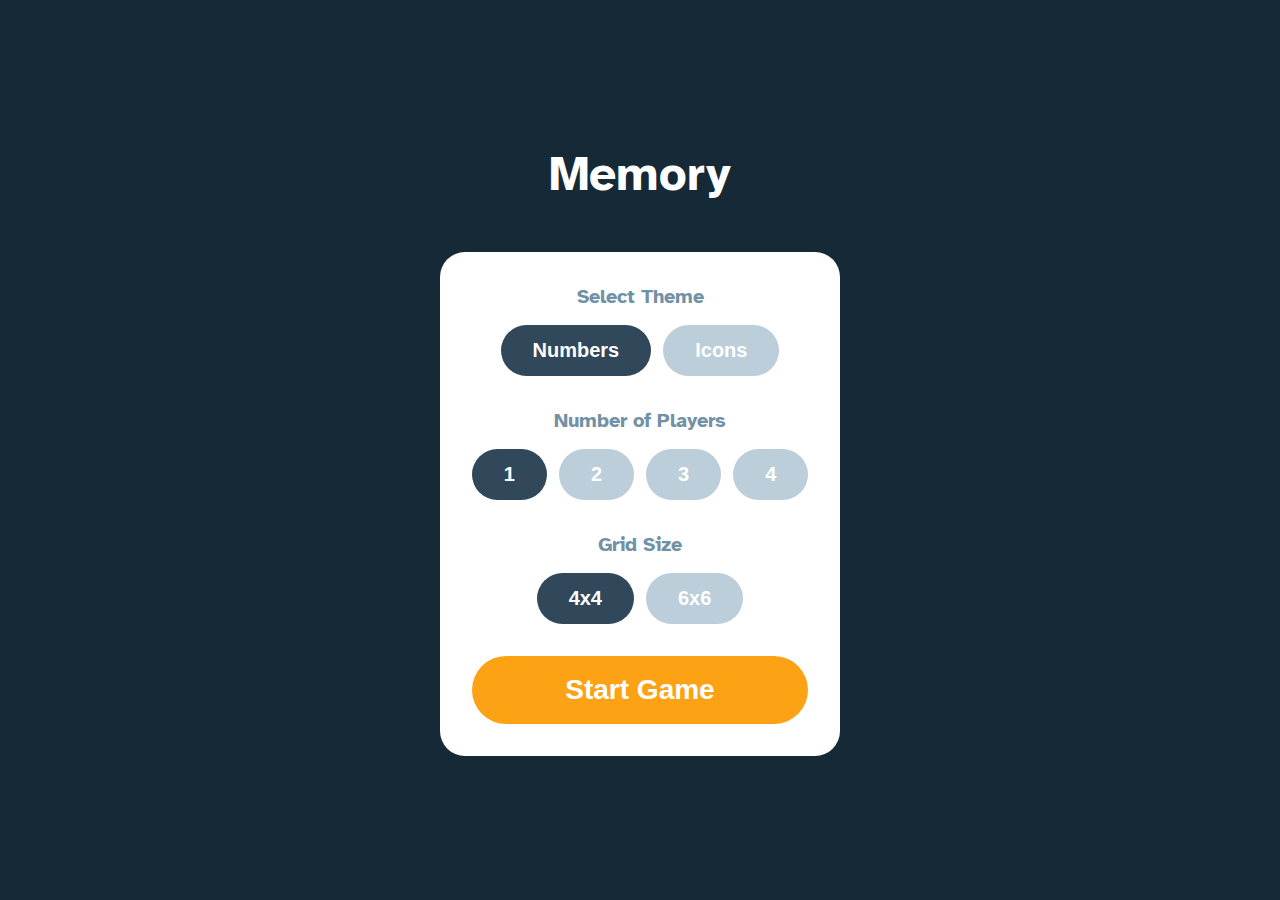
<file: index.html>
<!DOCTYPE html>
<html lang="en">
  <head>
    <meta charset="UTF-8" />
    <meta name="viewport" content="width=device-width, initial-scale=1.0" />
    <title>Memory Game</title>

    <link rel="preconnect" href="https://fonts.googleapis.com" />
    <link rel="preconnect" href="https://fonts.gstatic.com" crossorigin />
    <link
      href="https://fonts.googleapis.com/css2?family=Atkinson+Hyperlegible:wght@400;700&display=swap"
      rel="stylesheet" />

    <link rel="stylesheet" href="./css/style.css" />
  </head>
  <body>
    <!-- ============ STARTER PAGE ============ -->
    <section class="starter-page">
      <div class="starter-wrapper">
        <h1>Memory</h1>

        <div class="gameSelection">
          <div class="theme">
            <h3>Select Theme</h3>
            <div class="buttons">
              <button class="btns">Numbers</button>
              <button class="btns">Icons</button>
            </div>
          </div>

          <div class="number-of-players">
            <h3>Number of Players</h3>
            <div class="buttons">
              <button class="btns">1</button>
              <button class="btns">2</button>
              <button class="btns">3</button>
              <button class="btns">4</button>
            </div>
          </div>

          <div class="grid-size">
            <h3>Grid Size</h3>
            <div class="buttons">
              <button class="btns">4x4</button>
              <button class="btns">6x6</button>
            </div>
          </div>

          <button class="start-game">Start Game</button>
        </div>
      </div>
    </section>

    <!-- ============ GAME PAGE ============ -->
    <section class="game-page hidden">
      <header class="game-header">
        <h1>memory</h1>
        <div class="controls">
          <button id="restartBtn" class="restart">Restart</button>
          <button id="newGameBtn" class="new-game">New Game</button>
        </div>
      </header>

      <main class="game-board"></main>

      <footer class="game-info">
        <div>Time: <span id="time">0:00</span></div>
        <div>Moves: <span id="moves">0</span></div>
      </footer>
    </section>

    <script src="./js/app.js"></script>
  </body>
</html>
</file>
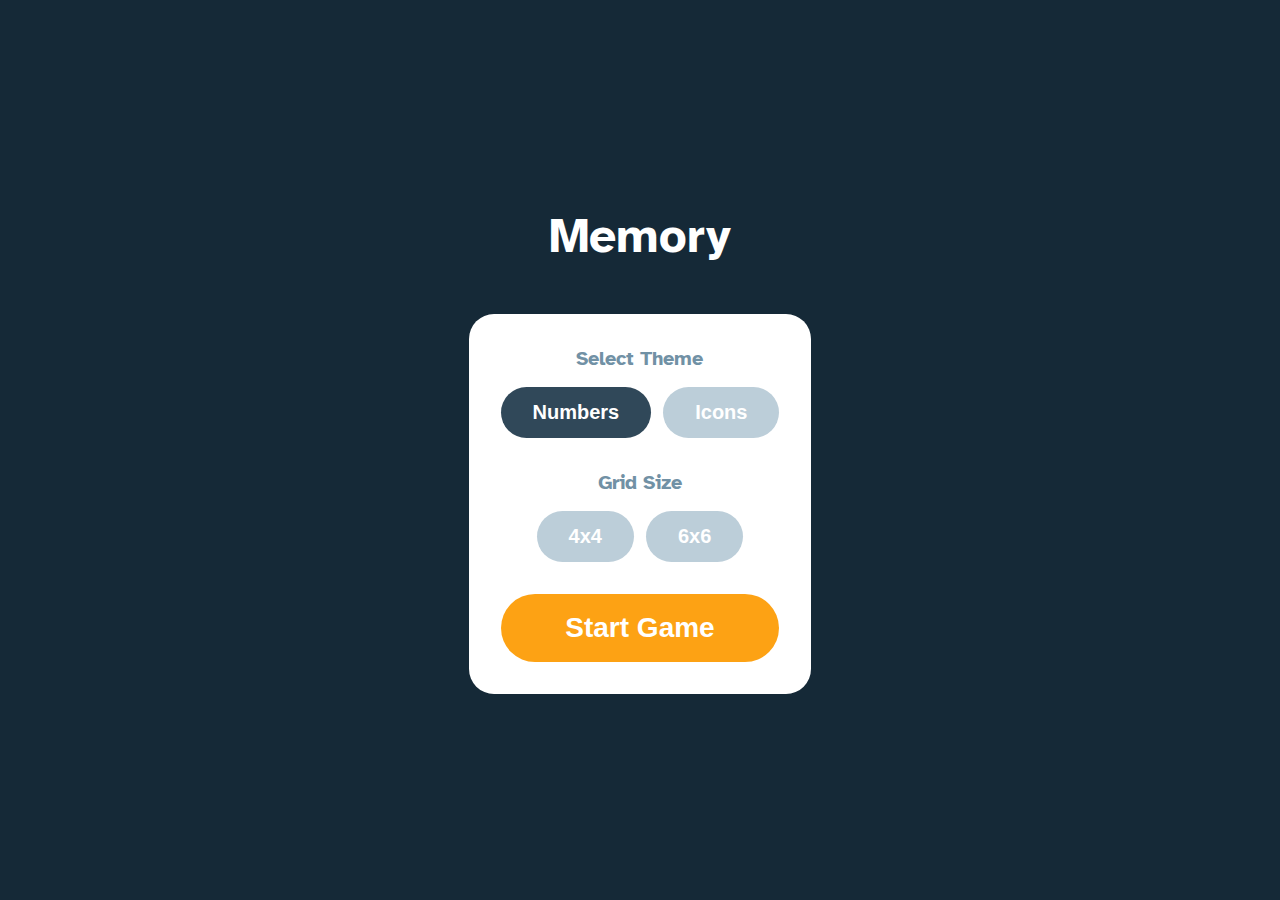
<file: memory-game-main/index.html>
<!doctype html>
<html lang="en">
  <head>
    <meta charset="UTF-8" />
    <meta name="viewport" content="width=device-width, initial-scale=1.0" />
    <title>Memory Game</title>

    <link rel="preconnect" href="https://fonts.googleapis.com" />
    <link rel="preconnect" href="https://fonts.gstatic.com" crossorigin />
    <link
      href="https://fonts.googleapis.com/css2?family=Atkinson+Hyperlegible:wght@400;700&display=swap"
      rel="stylesheet" />

    <link rel="stylesheet" href="./css/style.css" />
  </head>
  <body>
    <!-- ============ STARTER PAGE ============ -->
    <section class="starter-page">
      <div class="starter-wrapper">
        <h1>Memory</h1>

        <div class="gameSelection">
          <div class="theme">
            <h3>Select Theme</h3>
            <div class="buttons">
              <button class="btns">Numbers</button>
              <button class="btns">Icons</button>
            </div>
          </div>

          <div class="grid-size">
            <h3>Grid Size</h3>
            <div class="buttons">
              <button class="btns">4x4</button>
              <button class="btns">6x6</button>
            </div>
          </div>

          <button class="start-game">Start Game</button>
        </div>
      </div>
    </section>

    <!-- ============ GAME PAGE ============ -->
    <section class="game-page hidden">
      <header class="game-header">
        <h1>memory</h1>
        <div class="controls">
          <button id="restartBtn" class="restart">Restart</button>
          <button id="newGameBtn" class="new-game">New Game</button>
        </div>
      </header>

      <main class="game-board"></main>

      <footer class="game-info">
        <div>Time: <span id="time">0:00</span></div>
        <div>Moves: <span id="moves">0</span></div>
      </footer>
    </section>

    <script src="./js/app.js"></script>
  </body>
</html>
</file>
<file: css/style.css>
* {
  margin: 0;
  padding: 0;
  box-sizing: border-box;
}

body {
  font-family: "Atkinson Hyperlegible";
}

.hidden {
  display: none;
}

/* ===== STARTER PAGE ===== */
.starter-page {
  position: fixed;
  inset: 0;
  background-color: hsl(206, 45%, 15%);
  display: flex;
  justify-content: center;
  align-items: center;
  transition: transform 0.6s ease, opacity 0.6s ease;
  z-index: 10;
}
.starter-page.slide-up {
  transform: translateY(-100%);
  opacity: 0;
}

.starter-wrapper {
  text-align: center;
  color: white;
}

h1 {
  font-size: 48px;
  margin-bottom: 48px;
}

.gameSelection {
  background-color: white;
  padding: 32px;
  border-radius: 25px;
  color: black;
}

.gameSelection div {
  margin-bottom: 32px;
}

h3 {
  color: #7191a5;
  font-size: 20px;
  margin-bottom: 16px;
}

.buttons {
  display: flex;
  gap: 12px;
  justify-content: center;
}

.btns {
  background-color: #bcced9;
  color: white;
  border: none;
  cursor: pointer;
  font-size: 20px;
  font-weight: 700;
  border-radius: 26px;
  padding: 14px 32px;
}

.activeBtn {
  background-color: #304859;
}

.start-game {
  background-color: #fda214;
  color: white;
  width: 100%;
  padding: 18px;
  font-size: 28px;
  border-radius: 35px;
  font-weight: 700;
  cursor: pointer;
  border: none;
}

/* ===== GAME PAGE ===== */
.game-page {
  padding: 24px;
}

.game-header {
  display: flex;
  justify-content: space-between;
  align-items: center;
}

.game-board {
  margin: 40px auto;
  display: grid;
  grid-template-columns: repeat(4, 1fr);
  gap: 16px;
  max-width: 420px;
}

.card {
  position: relative;
  width: 100%;
  aspect-ratio: 1 / 1;
  cursor: pointer;
}

.card img {
  width: 100%;
  height: 100%;
}

.card span {
  position: absolute;
  inset: 0;
  display: flex;
  justify-content: center;
  align-items: center;
  font-size: 28px;
  font-weight: 700;
  color: white;
}

.game-info {
  display: flex;
  justify-content: space-around;
  margin-top: 24px;
}

.restart {
  background-color: #fda214;
  color: white;
  border: none;
  padding: 12px 24px;
  font-size: 18px;
  border-radius: 30px;
  cursor: pointer;
}

.new-game {
  background-color: #5b6369;
  color: white;
  border: none;
  padding: 12px 24px;
  font-size: 18px;
  border-radius: 30px;
  cursor: pointer;
}
</file>
<file: memory-game-main/css/style.css>
* {
  margin: 0;
  padding: 0;
  box-sizing: border-box;
}

body {
  font-family: "Atkinson Hyperlegible";
  user-select: none;
}

.hidden {
  display: none;
}

/* ===== STARTER PAGE ===== */
.starter-page {
  position: fixed;
  inset: 0;
  background-color: hsl(206, 45%, 15%);
  display: flex;
  justify-content: center;
  align-items: center;
  transition:
    transform 0.6s ease,
    opacity 0.6s ease;
  z-index: 10;
}
.starter-page.slide-up {
  transform: translateY(-100%);
  opacity: 0;
}

.starter-wrapper {
  text-align: center;
  color: white;
}

h1 {
  font-size: 48px;
  margin-bottom: 48px;
}

.gameSelection {
  background-color: white;
  padding: 32px;
  border-radius: 25px;
  color: black;
}

.gameSelection div {
  margin-bottom: 32px;
}

h3 {
  color: #7191a5;
  font-size: 20px;
  margin-bottom: 16px;
}

.buttons {
  display: flex;
  gap: 12px;
  justify-content: center;
}

.btns {
  background-color: #bcced9;
  color: white;
  border: none;
  cursor: pointer;
  font-size: 20px;
  font-weight: 700;
  border-radius: 26px;
  padding: 14px 32px;
}

.activeBtn {
  background-color: #304859;
}

.start-game {
  background-color: #fda214;
  color: white;
  width: 100%;
  padding: 18px;
  font-size: 28px;
  border-radius: 35px;
  font-weight: 700;
  cursor: pointer;
  border: none;
}

/* ===== GAME PAGE ===== */
.game-page {
  padding: 24px;
}

.game-header {
  display: flex;
  justify-content: space-between;
  align-items: center;
}

.game-board {
  margin: 40px auto;
  display: grid;
  grid-template-columns: repeat(4, 1fr);
  gap: 16px;
  max-width: 420px;
}

.card {
  position: relative;
  width: 100%;
  aspect-ratio: 1 / 1;
  cursor: pointer;
}

.card img {
  width: 100%;
  height: 100%;
}

.card span {
  position: absolute;
  inset: 0;
  display: flex;
  justify-content: center;
  align-items: center;
  font-size: 28px;
  font-weight: 700;
  color: white;
}

.game-info {
  display: flex;
  justify-content: space-around;
  margin-top: 24px;
}

.restart {
  background-color: #fda214;
  color: white;
  border: none;
  padding: 12px 24px;
  font-size: 18px;
  border-radius: 30px;
  cursor: pointer;
}

.new-game {
  background-color: #5b6369;
  color: white;
  border: none;
  padding: 12px 24px;
  font-size: 18px;
  border-radius: 30px;
  cursor: pointer;
}

/* ===== RESPOSIVE ===== */

@media (max-width: 768px) {
  h1 {
    font-size: 40px;
    margin-bottom: 32px;
  }

  .gameSelection {
    padding: 24px;
  }

  .btns {
    font-size: 18px;
    padding: 12px 24px;
  }

  .start-game {
    font-size: 24px;
    padding: 16px;
  }

  .game-board {
    max-width: 360px;
    gap: 12px;
  }

  .card span {
    font-size: 24px;
  }

  .restart,
  .new-game {
    font-size: 16px;
    padding: 10px 20px;
  }
}

@media (max-width: 480px) {
  body {
    padding: 8px;
  }

  h1 {
    font-size: 32px;
    margin-bottom: 24px;
  }

  h3 {
    font-size: 16px;
  }

  .starter-wrapper {
    width: 100%;
  }

  .gameSelection {
    padding: 20px;
    border-radius: 20px;
  }

  .buttons {
    flex-direction: column;
    gap: 10px;
  }

  .btns {
    width: 100%;
    font-size: 16px;
    padding: 12px;
  }

  .start-game {
    font-size: 20px;
    padding: 14px;
  }

  .game-header {
    flex-direction: column;
    gap: 12px;
  }

  .controls {
    display: flex;
    gap: 10px;
  }

  .game-board {
    grid-template-columns: repeat(4, 1fr);
    max-width: 100%;
    gap: 10px;
    margin: 24px auto;
  }

  .card span {
    font-size: 20px;
  }

  .game-info {
    flex-direction: column;
    gap: 8px;
    align-items: center;
    font-size: 16px;
  }

  .restart,
  .new-game {
    width: 100%;
    text-align: center;
    font-size: 16px;
    padding: 12px;
  }
}

@media (max-width: 360px) {
  h1 {
    font-size: 28px;
  }

  .card span {
    font-size: 18px;
  }
}
</file>
